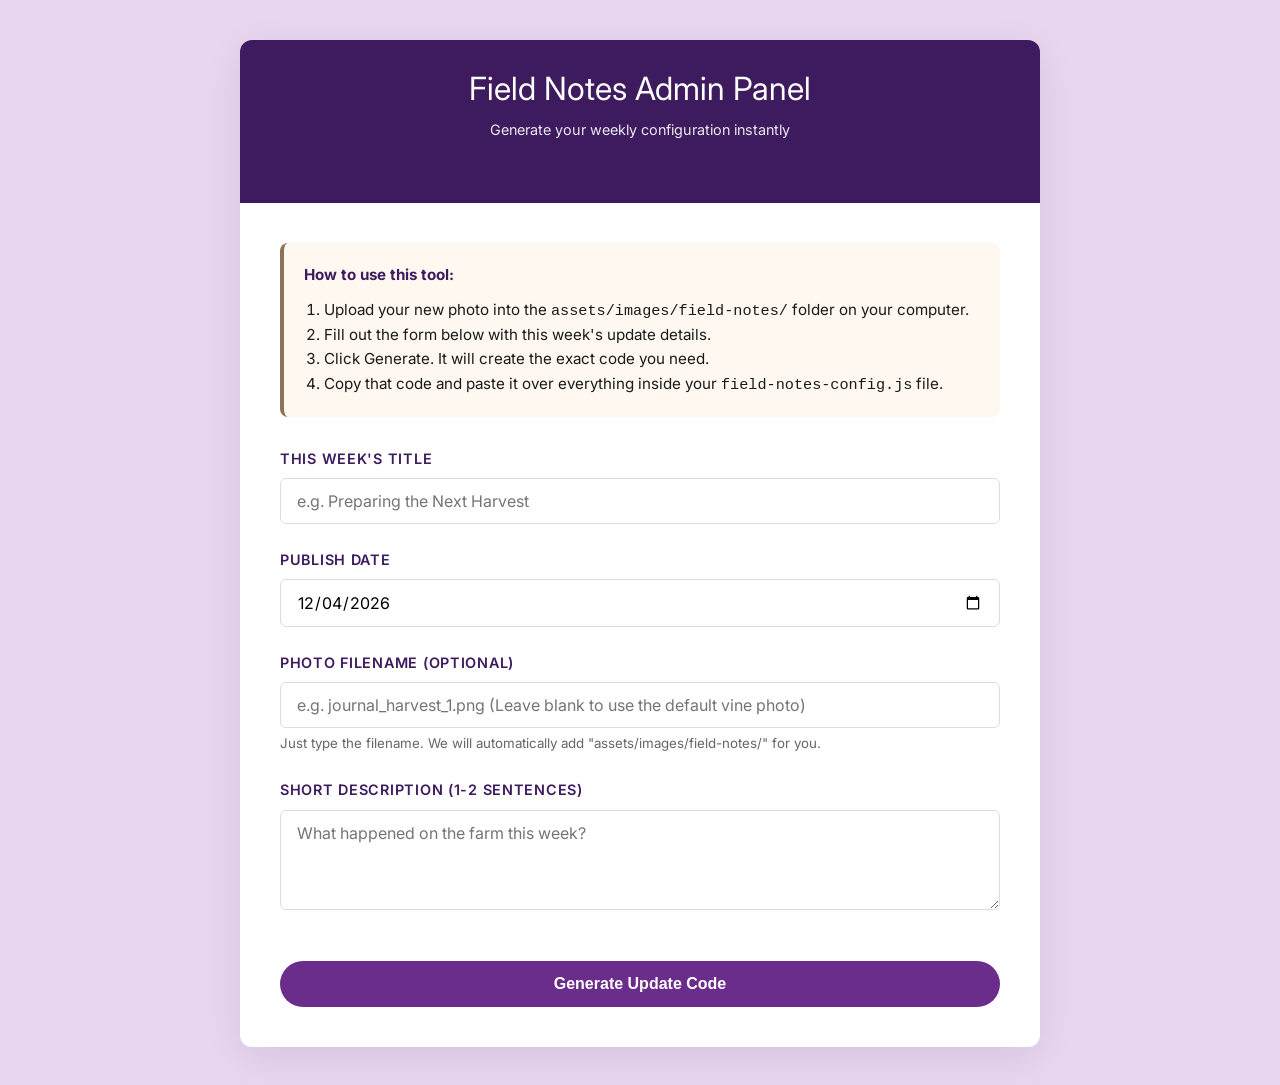
<file: admin.html>
<!DOCTYPE html>
<html lang="en">
<head>
    <meta charset="UTF-8">
    <meta name="viewport" content="width=device-width, initial-scale=1.0">
    <title>Admin Dashboard | Arthi Tamu Harvest</title>
    <link rel="preconnect" href="https://fonts.googleapis.com">
    <link rel="preconnect" href="https://fonts.gstatic.com" crossorigin>
    <link href="https://fonts.googleapis.com/css2?family=Inter:wght@400;500;600&family=Playfair+Display:ital,wght@0,600;0,700;1,600&display=swap" rel="stylesheet">
    <link rel="stylesheet" href="assets/css/style.css">
    <style>
        body { background-color: var(--clr-lavender-light); padding: 40px 20px; }
        .admin-container { max-width: 800px; margin: 0 auto; background: white; border-radius: 12px; box-shadow: 0 10px 40px rgba(0,0,0,0.08); overflow: hidden; }
        .admin-header { background-color: var(--clr-royal-purple); color: white; padding: 30px; text-align: center; }
        .admin-header h1 { font-family: var(--font-display); font-size: 2rem; margin-bottom: 10px; color: white; }
        .admin-header p { font-family: var(--font-body); font-size: 0.9rem; opacity: 0.9; }
        .admin-content { padding: 40px; }
        
        .form-group { margin-bottom: 24px; }
        label { display: block; font-weight: 600; color: var(--clr-royal-purple); margin-bottom: 8px; font-size: 0.9rem; text-transform: uppercase; letter-spacing: 0.05em; }
        input[type="text"], input[type="date"], textarea { width: 100%; padding: 12px 16px; border: 1px solid #ddd; border-radius: 6px; font-family: var(--font-body); font-size: 1rem; transition: border-color 0.3s; }
        input:focus, textarea:focus { outline: none; border-color: var(--clr-plum); box-shadow: 0 0 0 3px rgba(107,45,139,0.1); }
        textarea { resize: vertical; min-height: 100px; }
        
        .btn-generate { display: inline-block; background-color: var(--clr-plum); color: white; border: none; padding: 14px 28px; font-size: 1rem; font-weight: 600; border-radius: 50px; cursor: pointer; transition: all 0.3s; width: 100%; margin-top: 20px; }
        .btn-generate:hover { background-color: var(--clr-royal-purple); transform: translateY(-2px); }
        
        .result-box { margin-top: 40px; padding-top: 40px; border-top: 2px solid var(--clr-lavender-light); display: none; }
        .result-box.active { display: block; }
        .result-box h3 { color: var(--clr-royal-purple); margin-bottom: 15px; }
        .code-block { background: #1e1e1e; color: #d4d4d4; padding: 20px; border-radius: 8px; font-family: monospace; font-size: 14px; overflow-x: auto; white-space: pre; line-height: 1.5; margin-bottom: 20px; }
        
        .btn-copy { background-color: var(--clr-earth); color: white; border: none; padding: 10px 20px; border-radius: 6px; font-weight: 600; cursor: pointer; transition: 0.3s; display: flex; align-items: center; gap: 8px; margin: 0 auto; }
        .btn-copy:hover { background-color: #606847; }
        
        .instructions { background: var(--clr-cream); padding: 20px; border-radius: 8px; margin-bottom: 30px; font-size: 0.95rem; line-height: 1.6; border-left: 4px solid var(--clr-earth); }
        .instructions strong { color: var(--clr-royal-purple); }
    </style>
</head>
<body>

    <div class="admin-container">
        <div class="admin-header">
            <h1>Field Notes Admin Panel</h1>
            <p>Generate your weekly configuration instantly</p>
        </div>
        
        <div class="admin-content">
            <div class="instructions">
                <strong>How to use this tool:</strong>
                <ol style="margin-top:10px; margin-left: 20px;">
                    <li>Upload your new photo into the <code>assets/images/field-notes/</code> folder on your computer.</li>
                    <li>Fill out the form below with this week's update details.</li>
                    <li>Click Generate. It will create the exact code you need.</li>
                    <li>Copy that code and paste it over everything inside your <code>field-notes-config.js</code> file.</li>
                </ol>
            </div>

            <form id="admin-form">
                <div class="form-group">
                    <label>This Week's Title</label>
                    <input type="text" id="fn-title" placeholder="e.g. Preparing the Next Harvest" required>
                </div>
                
                <div class="form-group">
                    <label>Publish Date</label>
                    <input type="date" id="fn-date" required>
                </div>
                
                <div class="form-group">
                    <label>Photo Filename (Optional)</label>
                    <input type="text" id="fn-image" placeholder="e.g. journal_harvest_1.png (Leave blank to use the default vine photo)">
                    <small style="display:block; margin-top:5px; color:#666;">Just type the filename. We will automatically add "assets/images/field-notes/" for you.</small>
                </div>
                
                <div class="form-group">
                    <label>Short Description (1-2 sentences)</label>
                    <textarea id="fn-excerpt" placeholder="What happened on the farm this week?" required></textarea>
                </div>

                <button type="submit" class="btn-generate">Generate Update Code</button>
            </form>

            <div class="result-box" id="result-box">
                <h3>Success! Here is your new configuration code:</h3>
                <p style="margin-bottom: 15px; color: var(--clr-charcoal);">Copy the code below, open your <code>field-notes-config.js</code> file, delete everything inside it, and paste this in.</p>
                
                <div class="code-block" id="generated-code"></div>
                
                <button class="btn-copy" id="btn-copy">
                    <svg viewBox="0 0 24 24" width="18" height="18" stroke="currentColor" stroke-width="2" fill="none"><rect x="9" y="9" width="13" height="13" rx="2" ry="2"></rect><path d="M5 15H4a2 2 0 0 1-2-2V4a2 2 0 0 1 2-2h9a2 2 0 0 1 2 2v1"></path></svg>
                    Copy to Clipboard
                </button>
            </div>
        </div>
    </div>

    <script>
        // Set today's date as default
        document.getElementById('fn-date').valueAsDate = new Date();

        document.getElementById('admin-form').addEventListener('submit', (e) => {
            e.preventDefault();
            
            const title = document.getElementById('fn-title').value.replace(/"/g, '\\"');
            const date = document.getElementById('fn-date').value;
            let image = document.getElementById('fn-image').value.trim();
            const excerpt = document.getElementById('fn-excerpt').value.replace(/"/g, '\\"');
            
            // Format image path correctly
            if(image !== "") {
                image = "assets/images/field-notes/" + image;
            }

            // The exact configuration text to output
            const output = `/**
 * ============================================================
 * ARTHI TAMU HARVEST — FIELD NOTES CONFIGURATION
 * Generated via Admin Panel
 * ============================================================
 */

const FIELD_NOTES_CONFIG = {

    // ----------------------------------------------------------
    // THIS WEEK (Newly Generated)
    // ----------------------------------------------------------
    thisWeek: {
        title:       "${title}",
        date:        "${date}",
        coverImage:  "${image}",
        excerpt:     "${excerpt}"
    },

    // ----------------------------------------------------------
    // LAST WEEK (Previously "This Week")
    // NOTE: In the future, copy your old "thisWeek" block down here!
    // ----------------------------------------------------------
    lastWeek: {
        title:       "Previous Update",
        date:        "2026-04-26",
        coverImage:  "",
        excerpt:     "Check back next week for our rolling archive."
    }

};`;

            // Display result
            document.getElementById('generated-code').textContent = output;
            document.getElementById('result-box').classList.add('active');
            
            // Scroll to result
            document.getElementById('result-box').scrollIntoView({ behavior: 'smooth' });
        });

        // Copy to clipboard logic
        document.getElementById('btn-copy').addEventListener('click', function() {
            const codeText = document.getElementById('generated-code').textContent;
            navigator.clipboard.writeText(codeText).then(() => {
                const originalText = this.innerHTML;
                this.innerHTML = '<svg viewBox="0 0 24 24" width="18" height="18" stroke="currentColor" stroke-width="2" fill="none"><polyline points="20 6 9 17 4 12"></polyline></svg> Copied!';
                this.style.backgroundColor = 'var(--clr-plum)';
                
                setTimeout(() => {
                    this.innerHTML = originalText;
                    this.style.backgroundColor = 'var(--clr-earth)';
                }, 3000);
            });
        });
    </script>
</body>
</html>
</file>
<file: assets/css/style.css>
/* ==========================================================================
   ARTHI TAMU HARVEST — Premium Organic Wellness Brand
   Design System: Luxury documentary storytelling rooted in real agriculture
   ========================================================================== */

/* --- CSS Variables & Theme --- */
:root {
    --clr-royal-purple: #3D1B5E;
    --clr-plum: #6B2D8B;
    --clr-lavender: #C8A2D4;
    --clr-lavender-light: #E8D5F0;
    --clr-cream: #FFF8F0;
    --clr-beige: #F5EDE3;
    --clr-earth: #8B7355;
    --clr-sage: #7A9B76;
    --clr-charcoal: #1A1A1A;
    --clr-white: #FFFFFF;
    --font-heading: 'Playfair Display', serif;
    --font-body: 'Inter', sans-serif;
    --spacing-xs: 0.5rem;
    --spacing-sm: 1rem;
    --spacing-md: 2rem;
    --spacing-lg: 4rem;
    --spacing-xl: 8rem;
    --container-width: 1200px;
    --container-padding: 2rem;
    --transition-fast: 0.2s ease;
    --transition-smooth: 0.4s cubic-bezier(0.16, 1, 0.3, 1);
    --transition-cinematic: 0.8s cubic-bezier(0.25, 1, 0.5, 1);
}

/* --- Reset --- */
*, *::before, *::after { box-sizing: border-box; margin: 0; padding: 0; }
html { scroll-behavior: smooth; font-size: 16px; }
body {
    font-family: var(--font-body);
    color: var(--clr-charcoal);
    background-color: var(--clr-cream);
    line-height: 1.6;
    overflow-x: hidden;
    -webkit-font-smoothing: antialiased;
}
::selection { background-color: var(--clr-plum); color: var(--clr-white); }
img { max-width: 100%; height: auto; display: block; }
a { color: inherit; text-decoration: none; transition: var(--transition-fast); }
ul { list-style: none; }
h1, h2, h3, h4, h5, h6 { font-family: var(--font-heading); font-weight: 400; line-height: 1.2; margin-bottom: var(--spacing-sm); }
p { margin-bottom: var(--spacing-md); }

/* --- Utilities --- */
.container { max-width: var(--container-width); margin: 0 auto; padding: 0 var(--container-padding); }
.section-padding { padding: var(--spacing-xl) 0; }
.text-center { text-align: center; }
.text-left { text-align: left !important; max-width: 600px; }

/* --- Buttons --- */
.btn {
    display: inline-block; padding: 1rem 2rem; font-family: var(--font-body);
    font-weight: 500; letter-spacing: 0.05em; text-transform: uppercase;
    font-size: 0.875rem; border: none; cursor: pointer; transition: var(--transition-smooth);
}
.btn-primary { background-color: var(--clr-royal-purple); color: var(--clr-white); }
.btn-primary:hover { background-color: var(--clr-plum); transform: translateY(-2px); box-shadow: 0 10px 20px rgba(61, 27, 94, 0.2); }
.btn-outline { background-color: transparent; color: var(--clr-royal-purple); border: 1px solid var(--clr-royal-purple); }
.btn-outline:hover { background-color: var(--clr-royal-purple); color: var(--clr-white); }

/* WhatsApp Button */
.btn-whatsapp {
    display: inline-block; padding: 0.875rem 1.5rem; background-color: #25D366;
    color: var(--clr-white); font-weight: 500; border-radius: 50px;
    position: relative; z-index: 1; overflow: hidden; font-size: 0.875rem;
    letter-spacing: 0.03em;
}
.btn-whatsapp::before {
    content: ''; position: absolute; top: 0; left: 0; right: 0; bottom: 0;
    background: linear-gradient(45deg, #128C7E, #25D366);
    z-index: -1; transition: opacity var(--transition-smooth); opacity: 0;
}
.btn-whatsapp:hover::before { opacity: 1; }
.btn-whatsapp:hover { transform: translateY(-2px); box-shadow: 0 10px 25px rgba(37, 211, 102, 0.4); color: var(--clr-white); }

/* ==========================================================================
   Navigation
   ========================================================================== */
.navbar { position: fixed; top: 0; left: 0; width: 100%; z-index: 1000; padding: 1rem 0; background-color: transparent; transition: var(--transition-smooth); }
/* Opaque background when scrolled */
.navbar.scrolled { background-color: rgba(255, 248, 240, 0.98); padding: 0.75rem 0; box-shadow: 0 4px 20px rgba(0,0,0,0.08); }
.nav-container { max-width: var(--container-width); margin: 0 auto; padding: 0 var(--container-padding); display: flex; align-items: center; }

/* Logo in Navbar */
/* Height is set extremely large to compensate for internal transparent padding inside the logo image. */
.nav-logo { height: 140px; width: auto; max-width: 400px; object-fit: contain; object-position: left center; transition: height var(--transition-smooth); transform: translateY(10px); }
.navbar.scrolled .nav-logo { height: 90px; transform: translateY(0); }
@media (max-width: 767px) { .nav-logo { height: 100px; max-width: 250px; } }

.nav-links { display: none; }
@media (min-width: 768px) {
    .nav-links { display: flex; gap: 2.5rem; margin-left: 3rem; }
    .nav-links a { font-size: 0.9375rem; font-weight: 500; color: var(--clr-charcoal); position: relative; }
    .nav-links a::after { content: ''; position: absolute; bottom: -4px; left: 0; width: 0; height: 1px; background-color: var(--clr-plum); transition: width var(--transition-fast); }
    .nav-links a:hover { color: var(--clr-plum); }
    .nav-links a:hover::after { width: 100%; }
}
.nav-cta { display: none; margin-left: auto; }
@media (min-width: 768px) { .nav-cta { display: block; } }
.mobile-menu-btn { background: transparent; border: none; color: var(--clr-charcoal); cursor: pointer; display: block; margin-left: auto; }
@media (min-width: 768px) { .mobile-menu-btn { display: none; } }

/* Mobile Menu Overlay */
.mobile-menu-overlay {
    position: fixed; top: 0; left: 0; width: 100%; height: 100vh;
    background-color: rgba(0,0,0,0.5); z-index: 998;
    opacity: 0; pointer-events: none; transition: opacity var(--transition-smooth);
}
.mobile-menu-overlay.active { opacity: 1; pointer-events: auto; }

/* Mobile Menu Drawer */
.mobile-menu {
    position: fixed; top: 0; right: 0; width: 100%; max-width: 400px; height: 100vh;
    background-color: var(--clr-royal-purple); z-index: 999;
    display: flex; flex-direction: column; justify-content: center; align-items: flex-start;
    padding: 3rem;
    transform: translateX(100%); transition: transform 0.6s cubic-bezier(0.25, 1, 0.5, 1);
    box-shadow: -15px 0 40px rgba(0,0,0,0.2);
}
.mobile-menu.active { transform: translateX(0); }

.mobile-close-btn { position: absolute; top: 1.5rem; right: 2rem; background: transparent; border: none; color: var(--clr-white); font-size: 2.5rem; cursor: pointer; transition: transform var(--transition-fast); }
.mobile-close-btn:hover { transform: rotate(90deg); color: var(--clr-lavender); }

.mobile-menu-brand { font-family: var(--font-heading); font-size: 1.5rem; color: var(--clr-lavender); margin-bottom: 3rem; letter-spacing: 0.1em; text-transform: uppercase; opacity: 0; transform: translateY(20px); transition: all 0.5s ease 0.3s; }
.mobile-menu.active .mobile-menu-brand { opacity: 1; transform: translateY(0); }

.mobile-nav-links { display: flex; flex-direction: column; align-items: flex-start; gap: 2rem; width: 100%; }
.mobile-nav-links a:not(.btn-whatsapp) { 
    font-family: var(--font-heading); font-size: 2.5rem; color: var(--clr-white); 
    text-transform: capitalize; position: relative; padding-left: 0;
    opacity: 0; transform: translateY(20px); transition: all 0.5s ease calc(0.2s + (var(--i) * 0.1s));
}
.mobile-menu.active .mobile-nav-links a { opacity: 1; transform: translateY(0); }
.mobile-nav-links a:not(.btn-whatsapp):hover { color: var(--clr-lavender); padding-left: 15px; }
.mobile-nav-links a:not(.btn-whatsapp)::before { content: ''; position: absolute; left: 0; top: 50%; width: 0; height: 2px; background-color: var(--clr-lavender); transition: width var(--transition-fast); }
.mobile-nav-links a:not(.btn-whatsapp):hover::before { width: 10px; }

.mobile-nav-links .btn-whatsapp { 
    margin-top: 1.5rem; opacity: 0; transform: translateY(20px); transition: all 0.5s ease calc(0.2s + (var(--i) * 0.1s)); 
    background-color: var(--clr-white); color: var(--clr-royal-purple); font-size: 1.125rem;
}
.mobile-menu.active .mobile-nav-links .btn-whatsapp { opacity: 1; transform: translateY(0); }
.mobile-nav-links .btn-whatsapp:hover { background-color: var(--clr-lavender-light); color: var(--clr-charcoal); }

/* ==========================================================================
   Animations
   ========================================================================== */
.reveal { opacity: 0; transform: translateY(30px); transition: all var(--transition-cinematic); }
.reveal.active { opacity: 1; transform: translateY(0); }
.reveal-delay-1 { transition-delay: 0.1s; }
.reveal-delay-2 { transition-delay: 0.2s; }
.reveal-delay-3 { transition-delay: 0.3s; }

/* ==========================================================================
   Hero Section
   ========================================================================== */
.hero { min-height: 100vh; display: flex; flex-direction: column; padding-top: 70px; }
@media (min-width: 992px) { .hero { flex-direction: row; align-items: center; padding-top: 0; } }
.hero-content { flex: 1; padding: var(--spacing-lg) var(--container-padding); display: flex; flex-direction: column; justify-content: center; max-width: 800px; }
@media (min-width: 992px) { .hero-content { padding: var(--spacing-xl) var(--spacing-xl) var(--spacing-xl) max(var(--container-padding), calc((100vw - var(--container-width)) / 2 + var(--container-padding))); } }
.hero-title { font-size: clamp(2.5rem, 5vw, 5rem); color: var(--clr-royal-purple); margin-bottom: var(--spacing-md); line-height: 1.1; }
.hero-subtitle { font-size: 1.125rem; color: var(--clr-charcoal); max-width: 500px; margin-bottom: var(--spacing-lg); opacity: 0.8; }
.hero-ctas { display: flex; gap: 1rem; flex-wrap: wrap; align-items: center; }
.hero-image { flex: 1; height: 50vh; position: relative; overflow: hidden; }
@media (min-width: 992px) { .hero-image { height: 100vh; } }
.image-wrapper { width: 100%; height: 100%; }
.hero-image img { width: 100%; height: 100%; object-fit: cover; object-position: center; }

/* ==========================================================================
   Our Story Section
   ========================================================================== */
.story { background-color: var(--clr-white); }
.section-tag { display: block; font-family: var(--font-body); font-size: 0.875rem; text-transform: uppercase; letter-spacing: 0.1em; color: var(--clr-earth); margin-bottom: 1rem; }
.story h2 { font-size: clamp(2rem, 3vw, 3.5rem); color: var(--clr-royal-purple); margin-bottom: var(--spacing-md); }
.story-grid { display: grid; grid-template-columns: 1fr; gap: var(--spacing-lg); align-items: center; }
@media (min-width: 992px) { .story-grid { grid-template-columns: 1fr 1fr; gap: var(--spacing-xl); } }
.pull-quote { font-family: var(--font-heading); font-size: 1.35rem; font-style: italic; color: var(--clr-plum); border-left: 4px solid var(--clr-lavender); padding-left: 1.5rem; margin: var(--spacing-md) 0; line-height: 1.4; }
.story-images { position: relative; height: 500px; }
@media (max-width: 991px) { .story-images { height: 400px; } }
.story-img-main { width: 75%; height: 75%; object-fit: cover; position: absolute; top: 0; right: 0; box-shadow: 0 20px 40px rgba(0,0,0,0.1); border-radius: 4px; }
.story-img-sub { width: 55%; height: 45%; object-fit: cover; position: absolute; bottom: 0; left: 0; border: 8px solid var(--clr-white); box-shadow: 0 20px 40px rgba(0,0,0,0.1); border-radius: 4px; }

/* ==========================================================================
   Why Purple Section
   ========================================================================== */
.why-purple { background-color: var(--clr-charcoal); color: var(--clr-white); }
.why-purple .section-tag-light { color: var(--clr-lavender); }
.why-purple h2 { color: var(--clr-white); }
.why-purple .header-subtitle { color: var(--clr-lavender-light); }
.section-header { max-width: 800px; margin: 0 auto var(--spacing-lg); }
.header-subtitle { font-size: 1.125rem; color: var(--clr-charcoal); opacity: 0.8; }
.benefits-grid { display: grid; grid-template-columns: 1fr; gap: 1.5rem; }
@media (min-width: 768px) { .benefits-grid { grid-template-columns: repeat(2, 1fr); } }
@media (min-width: 1024px) { .benefits-grid { grid-template-columns: repeat(3, 1fr); } }
.benefit-card { background: rgba(255, 255, 255, 0.03); border: 1px solid rgba(200, 162, 212, 0.1); padding: 2.5rem; border-radius: 12px; backdrop-filter: blur(10px); transition: var(--transition-smooth); }
.benefit-card:hover { transform: translateY(-5px); background: rgba(255, 255, 255, 0.05); border-color: rgba(200, 162, 212, 0.3); }
.benefit-icon { color: var(--clr-lavender); margin-bottom: 1.5rem; }
.benefit-card h3 { font-size: 1.25rem; font-family: var(--font-body); font-weight: 600; margin-bottom: 1rem; color: var(--clr-white); }
.benefit-card p { color: var(--clr-lavender-light); opacity: 0.7; margin-bottom: 0; font-size: 0.9375rem; }

/* ==========================================================================
   Education Section
   ========================================================================== */
.education { background-color: var(--clr-beige); }
.articles-grid { display: grid; grid-template-columns: 1fr; gap: 2rem; }
@media (min-width: 768px) { .articles-grid { grid-template-columns: repeat(2, 1fr); } }
.article-card { background-color: var(--clr-white); border-radius: 8px; overflow: hidden; box-shadow: 0 4px 20px rgba(0,0,0,0.03); transition: var(--transition-smooth); }
.article-card:hover { transform: translateY(-5px); box-shadow: 0 10px 30px rgba(0,0,0,0.08); }
.article-img { position: relative; height: 240px; overflow: hidden; }
.article-img img { width: 100%; height: 100%; object-fit: cover; transition: transform 0.8s ease; }
.article-card:hover .article-img img { transform: scale(1.05); }
.article-category { position: absolute; top: 1rem; left: 1rem; background-color: var(--clr-white); color: var(--clr-royal-purple); padding: 0.25rem 0.75rem; font-size: 0.75rem; font-weight: 600; text-transform: uppercase; letter-spacing: 0.05em; border-radius: 4px; }
.article-content { padding: 2rem; }
.article-content h3 { font-size: 1.5rem; color: var(--clr-royal-purple); margin-bottom: 1rem; }
.article-content p { color: var(--clr-charcoal); opacity: 0.8; margin-bottom: 1.5rem; font-size: 0.9375rem; }
.read-more { display: inline-flex; align-items: center; gap: 0.5rem; font-weight: 600; color: var(--clr-plum); text-transform: uppercase; font-size: 0.875rem; letter-spacing: 0.05em; }
.read-more svg { transition: transform var(--transition-fast); }
.read-more:hover svg { transform: translateX(4px); }

/* ==========================================================================
   Product Experience Section
   ========================================================================== */
.product-experience { background-color: var(--clr-white); }
.product-grid { display: grid; grid-template-columns: 1fr; gap: var(--spacing-lg); align-items: center; }
@media (min-width: 992px) { .product-grid { grid-template-columns: 1fr 1fr; gap: var(--spacing-xl); } }
.product-image { position: relative; border-radius: 12px; overflow: hidden; box-shadow: 0 20px 40px rgba(0,0,0,0.1); }

/* Product Section WhatsApp CTA */
.product-cta { margin-top: var(--spacing-md); }
.product-cta .btn-whatsapp { font-size: 0.9375rem; padding: 1rem 2rem; }
.product-info h2 { font-size: clamp(2rem, 3vw, 3rem); color: var(--clr-royal-purple); margin-bottom: var(--spacing-md); }
.inquiry-options { margin-top: var(--spacing-md); display: flex; flex-direction: column; gap: 1rem; }
.inquiry-link { display: flex; justify-content: space-between; align-items: center; padding: 1.5rem; border: 1px solid rgba(107, 45, 139, 0.2); border-radius: 8px; background-color: var(--clr-cream); transition: var(--transition-fast); }
.inquiry-link:hover { background-color: var(--clr-lavender-light); border-color: var(--clr-plum); transform: translateY(-2px); }
.inquiry-link h4 { font-family: var(--font-body); font-weight: 600; color: var(--clr-royal-purple); margin-bottom: 0.25rem; }
.inquiry-link p { font-size: 0.875rem; color: var(--clr-charcoal); margin-bottom: 0; opacity: 0.8; }
.inquiry-link svg { color: var(--clr-plum); transition: transform var(--transition-fast); flex-shrink: 0; }
.inquiry-link:hover svg { transform: translateX(4px); }



/* ==========================================================================
   Contact CTA Section
   ========================================================================== */
.cta { background: linear-gradient(135deg, var(--clr-royal-purple), var(--clr-charcoal)); color: var(--clr-white); position: relative; overflow: hidden; }
.cta::before { content: ''; position: absolute; top: -50%; left: -50%; width: 200%; height: 200%; background: radial-gradient(circle, rgba(200,162,212,0.1) 0%, transparent 60%); animation: rotate 20s linear infinite; pointer-events: none; }
@keyframes rotate { from { transform: rotate(0deg); } to { transform: rotate(360deg); } }
.cta-content { max-width: 800px; margin: 0 auto; position: relative; z-index: 1; }
.cta h2 { color: var(--clr-white); font-size: clamp(2rem, 4vw, 3.5rem); }
.cta p { color: var(--clr-lavender-light); font-size: 1.125rem; margin-bottom: var(--spacing-lg); opacity: 0.9; }
.cta-buttons { display: flex; gap: 1.5rem; justify-content: center; flex-wrap: wrap; }
.cta .btn-outline { color: var(--clr-white); border-color: var(--clr-lavender); }
.cta .btn-outline:hover { background-color: var(--clr-white); color: var(--clr-royal-purple); }

/* ==========================================================================
   Footer
   ========================================================================== */
.footer { background-color: var(--clr-royal-purple); color: var(--clr-white); padding: var(--spacing-lg) 0 var(--spacing-sm); }
.footer-container { max-width: var(--container-width); margin: 0 auto; padding: 0 var(--container-padding); display: grid; grid-template-columns: 1fr; gap: var(--spacing-lg); margin-bottom: var(--spacing-lg); }
@media (min-width: 768px) { .footer-container { grid-template-columns: 1fr 2fr; } }
/* Footer logo: inverted white for dark background. Height large to compensate for padding in image. */
.footer-logo { height: 160px; width: auto; max-width: 400px; object-fit: contain; object-position: left center; margin-bottom: 1rem; filter: brightness(0) invert(1); transform: translateX(-15px); }
.footer-brand p { font-family: var(--font-body); font-size: 0.875rem; text-transform: uppercase; letter-spacing: 0.1em; color: var(--clr-lavender); }
.footer-links { display: grid; grid-template-columns: 1fr; gap: var(--spacing-md); }
@media (min-width: 768px) { .footer-links { grid-template-columns: repeat(3, 1fr); } }
.link-group h3 { font-family: var(--font-body); font-size: 0.875rem; text-transform: uppercase; letter-spacing: 0.1em; color: var(--clr-lavender); margin-bottom: 1.5rem; }
.link-group a { display: block; color: var(--clr-lavender-light); margin-bottom: 0.75rem; font-size: 0.9375rem; transition: var(--transition-fast); }
.link-group a:hover { color: var(--clr-white); transform: translateX(4px); }
.footer-bottom { max-width: var(--container-width); margin: 0 auto; padding: var(--spacing-md) var(--container-padding) 0; border-top: 1px solid rgba(200, 162, 212, 0.2); text-align: center; font-size: 0.875rem; color: var(--clr-lavender); }

/* ==========================================================================
   Field Notes Modal
   ========================================================================== */
.modal { display: none; position: fixed; z-index: 2000; left: 0; top: 0; width: 100%; height: 100%; background-color: rgba(0,0,0,0.7); backdrop-filter: blur(5px); overflow-y: auto; }
.modal.active { display: flex; justify-content: center; align-items: flex-start; padding: 2rem; }
.modal-content { background-color: var(--clr-cream); max-width: 800px; width: 100%; border-radius: 12px; padding: 3rem; position: relative; margin-top: 4rem; box-shadow: 0 20px 60px rgba(0,0,0,0.3); }
.close-modal { position: absolute; top: 1.5rem; right: 1.5rem; font-size: 2rem; color: var(--clr-charcoal); cursor: pointer; line-height: 1; transition: var(--transition-fast); }
.close-modal:hover { color: var(--clr-plum); }
#modal-body h1, #modal-body h2, #modal-body h3 { color: var(--clr-royal-purple); margin-top: 1.5rem; }
#modal-body p { line-height: 1.8; }
#modal-body img { border-radius: 8px; margin: 1.5rem 0; }
@media (max-width: 767px) { .modal-content { padding: 2rem 1.5rem; margin-top: 1rem; } }
</file>
